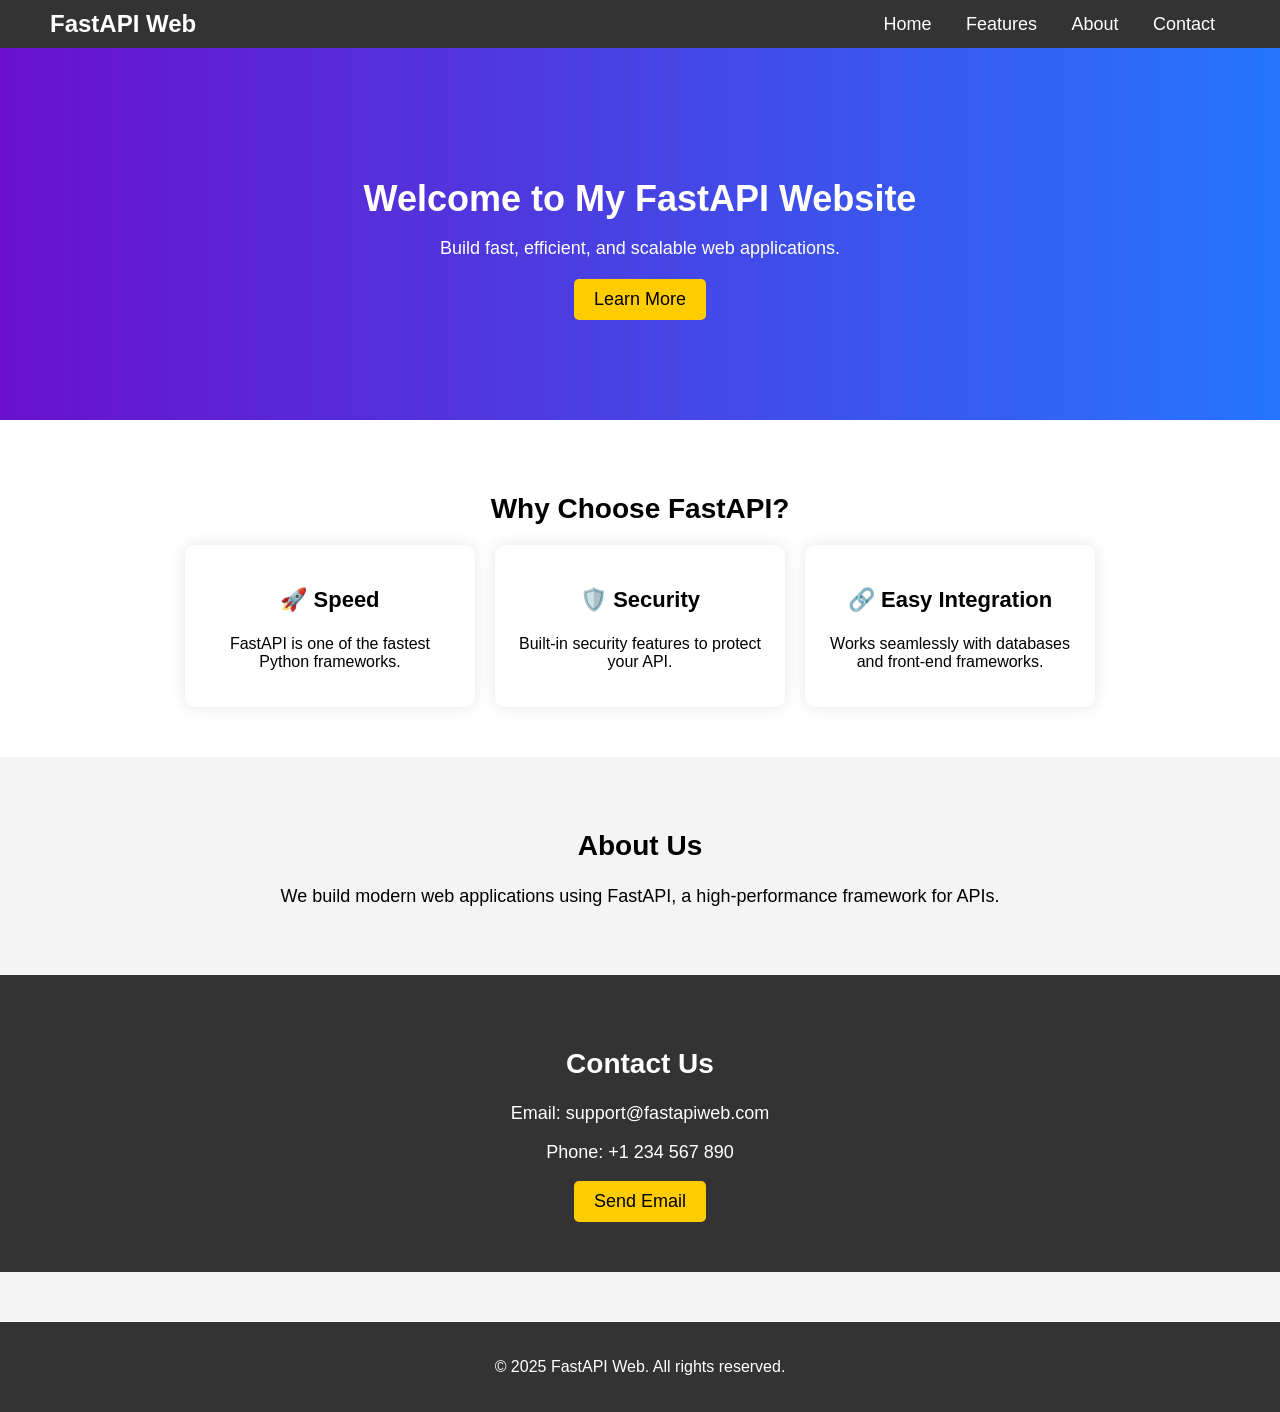
<file: templates/index.html>
<!DOCTYPE html>
<html lang="en">
<head>
    <meta charset="UTF-8">
    <meta name="viewport" content="width=device-width, initial-scale=1.0">
    <title>{{ title }}</title>
    <link rel="stylesheet" href="/static/style.css">
</head>
<body>

    <!-- Navigation Bar -->
    <header>
        <h1>FastAPI Web</h1>
        <nav>
            <a href="/">Home</a>
            <a href="#features">Features</a>
            <a href="/about">About</a>
            <a href="#contact">Contact</a>
        </nav>
    </header>

    <!-- Hero Section -->
    <section class="hero">
        <h2>Welcome to My FastAPI Website</h2>
        <p>Build fast, efficient, and scalable web applications.</p>
        <a href="/about" class="btn">Learn More</a>
    </section>

    <!-- Features Section -->
    <section id="features" class="features">
        <h2>Why Choose FastAPI?</h2>
        <div class="cards">
            <div class="card">
                <h3>🚀 Speed</h3>
                <p>FastAPI is one of the fastest Python frameworks.</p>
            </div>
            <div class="card">
                <h3>🛡️ Security</h3>
                <p>Built-in security features to protect your API.</p>
            </div>
            <div class="card">
                <h3>🔗 Easy Integration</h3>
                <p>Works seamlessly with databases and front-end frameworks.</p>
            </div>
        </div>
    </section>

    <!-- About Section -->
    <section class="about">
        <h2>About Us</h2>
        <p>We build modern web applications using FastAPI, a high-performance framework for APIs.</p>
    </section>

    <!-- Contact Section -->
    <section id="contact" class="contact">
        <h2>Contact Us</h2>
        <p>Email: support@fastapiweb.com</p>
        <p>Phone: +1 234 567 890</p>
        <a href="mailto:support@fastapiweb.com" class="btn">Send Email</a>
    </section>

    <!-- Footer -->
    <footer>
        <p>© 2025 FastAPI Web. All rights reserved.</p>
    </footer>

</body>
</html>
</file>
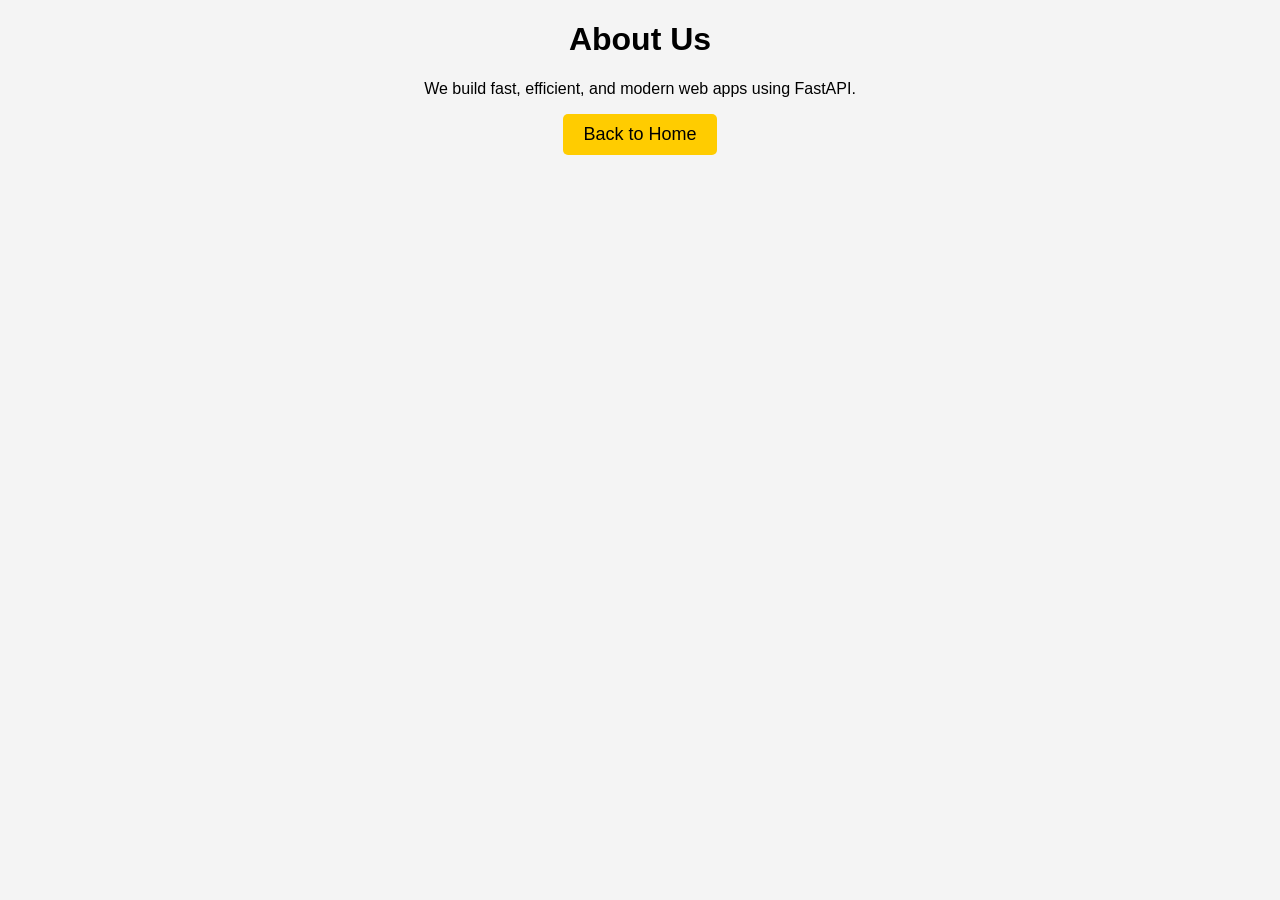
<file: templates/about.html>
<!DOCTYPE html>
<html lang="en">
<head>
    <meta charset="UTF-8">
    <meta name="viewport" content="width=device-width, initial-scale=1.0">
    <title>{{ title }}</title>
    <link rel="stylesheet" href="/static/style.css">
</head>
<body>
    <div class="container">
        <h1>About Us</h1>
        <p>We build fast, efficient, and modern web apps using FastAPI.</p>
        <a href="/" class="btn">Back to Home</a>
    </div>
</body>
</html>
</file>
<file: static/style.css>
/* Global Reset */
body {
    margin: 0;
    padding: 0;
    font-family: 'Arial', sans-serif;
    background-color: #f4f4f4;
    text-align: center;
}

/* Header Navigation */
header {
    background-color: #333;
    padding: 20px;
    color: white;
    display: flex;
    justify-content: space-between;
    align-items: center;
    padding: 10px 50px;
}

header h1 {
    margin: 0;
    font-size: 24px;
}

nav a {
    color: white;
    text-decoration: none;
    margin: 0 15px;
    font-size: 18px;
}

nav a:hover {
    text-decoration: underline;
}

/* Hero Section */
.hero {
    padding: 100px 20px;
    background: linear-gradient(to right, #6a11cb, #2575fc);
    color: white;
}

.hero h2 {
    font-size: 36px;
    margin-bottom: 10px;
}

.hero p {
    font-size: 18px;
    margin-bottom: 20px;
}

/* Button */
.btn {
    display: inline-block;
    background-color: #ffcc00;
    padding: 10px 20px;
    font-size: 18px;
    color: black;
    text-decoration: none;
    border-radius: 5px;
    transition: 0.3s;
}

.btn:hover {
    background-color: #e6b800;
    transform: scale(1.1);
}

/* Features Section */
.features {
    padding: 50px;
    background-color: white;
}

.features h2 {
    font-size: 28px;
    margin-bottom: 20px;
}

.cards {
    display: flex;
    justify-content: center;
    gap: 20px;
    flex-wrap: wrap;
}

.card {
    background: #ffffff;
    padding: 20px;
    border-radius: 10px;
    box-shadow: 0px 0px 15px rgba(0, 0, 0, 0.1);
    width: 250px;
}

.card h3 {
    font-size: 22px;
}

.card p {
    font-size: 16px;
}

/* About Section */
.about {
    padding: 50px;
    background-color: #f4f4f4;
}

.about h2 {
    font-size: 28px;
}

.about p {
    font-size: 18px;
}

/* Contact Section */
.contact {
    padding: 50px;
    background-color: #333;
    color: white;
}

.contact h2 {
    font-size: 28px;
}

.contact p {
    font-size: 18px;
}

/* Footer */
footer {
    background-color: #333;
    color: white;
    padding: 20px;
    margin-top: 50px;
}
</file>
